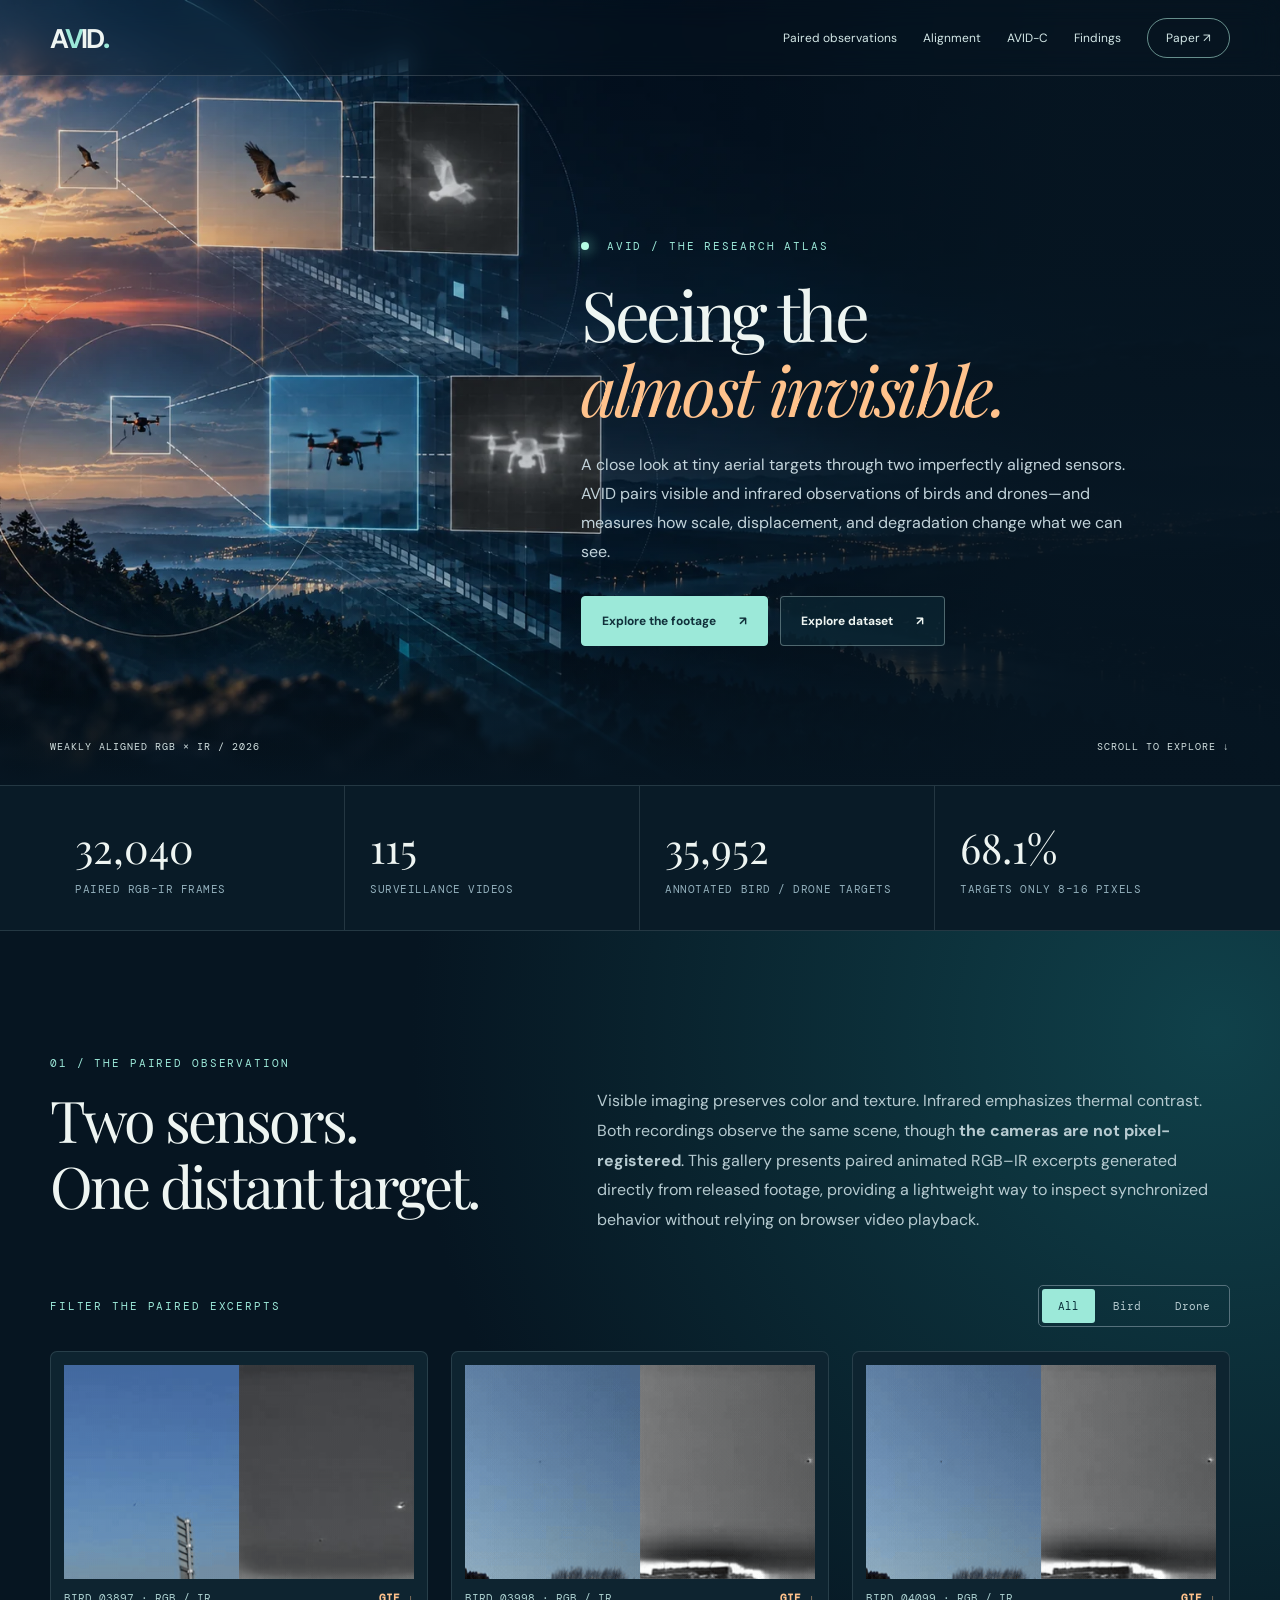
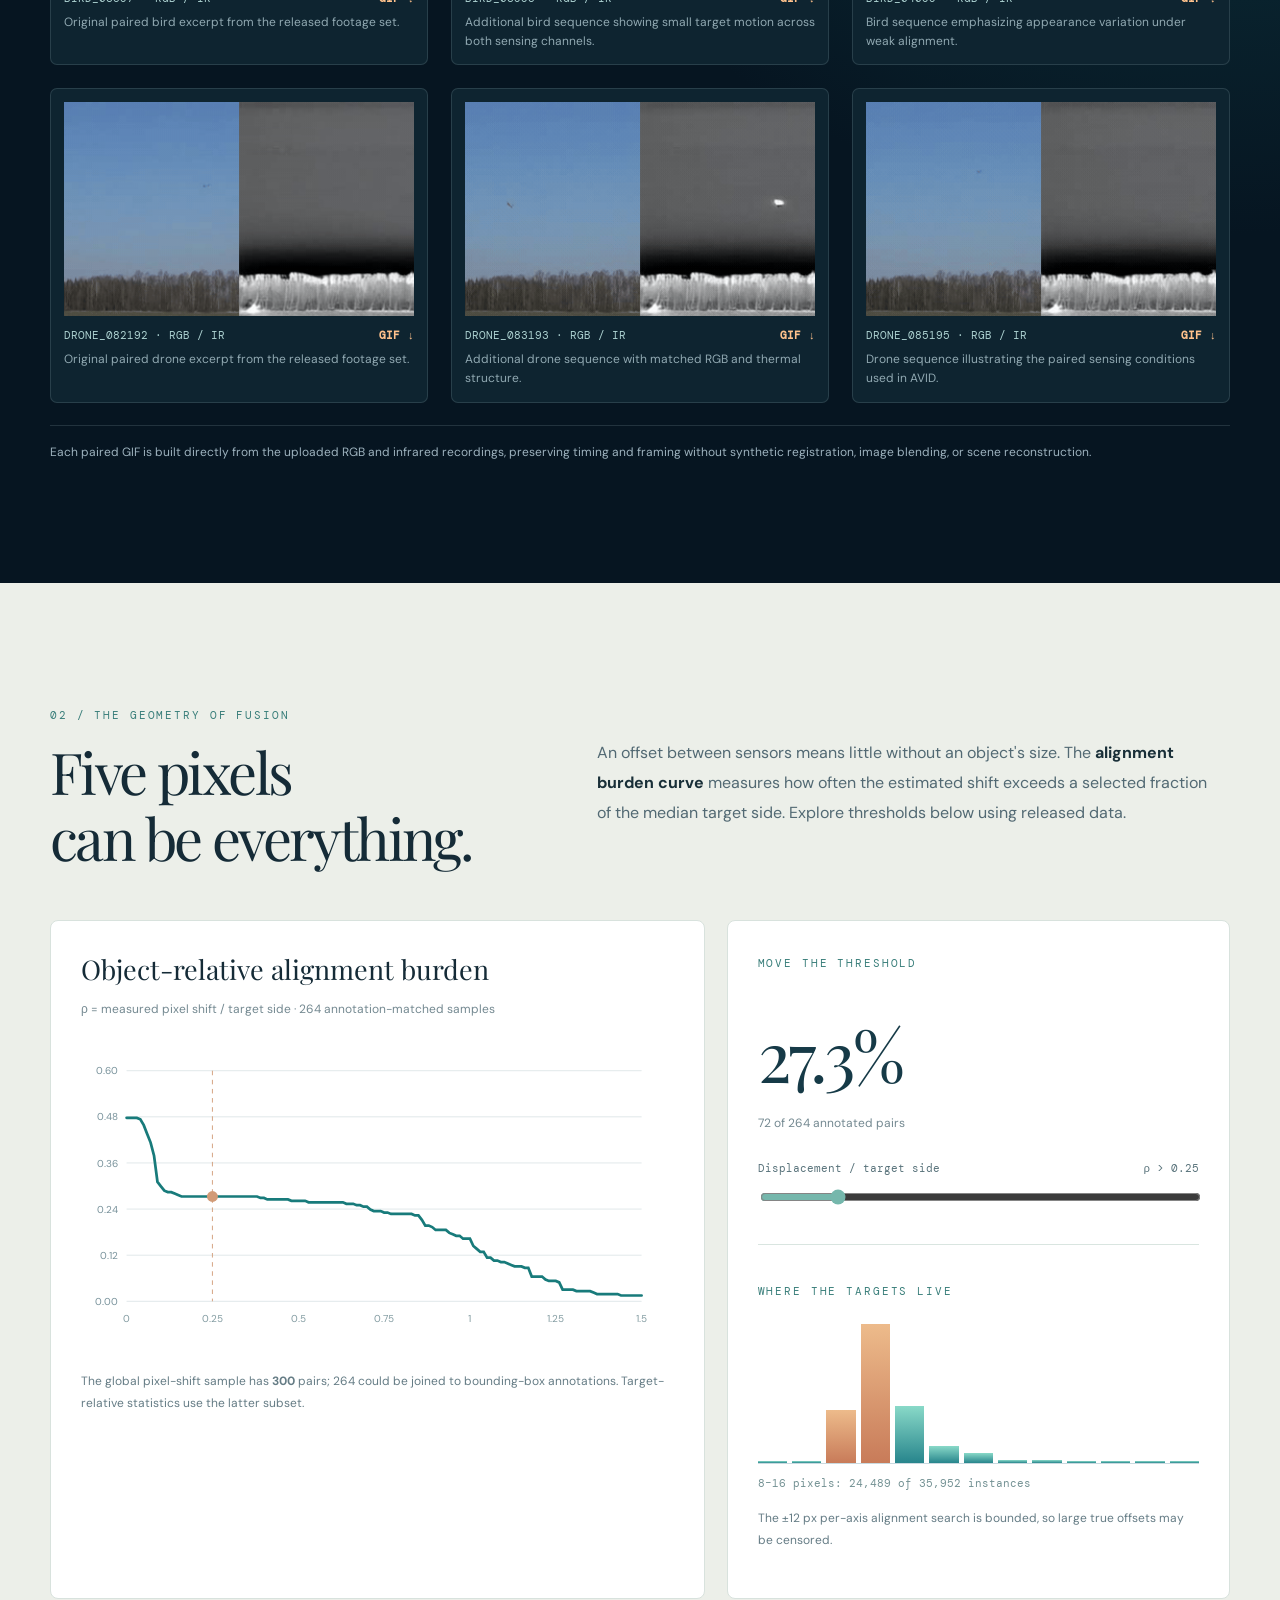
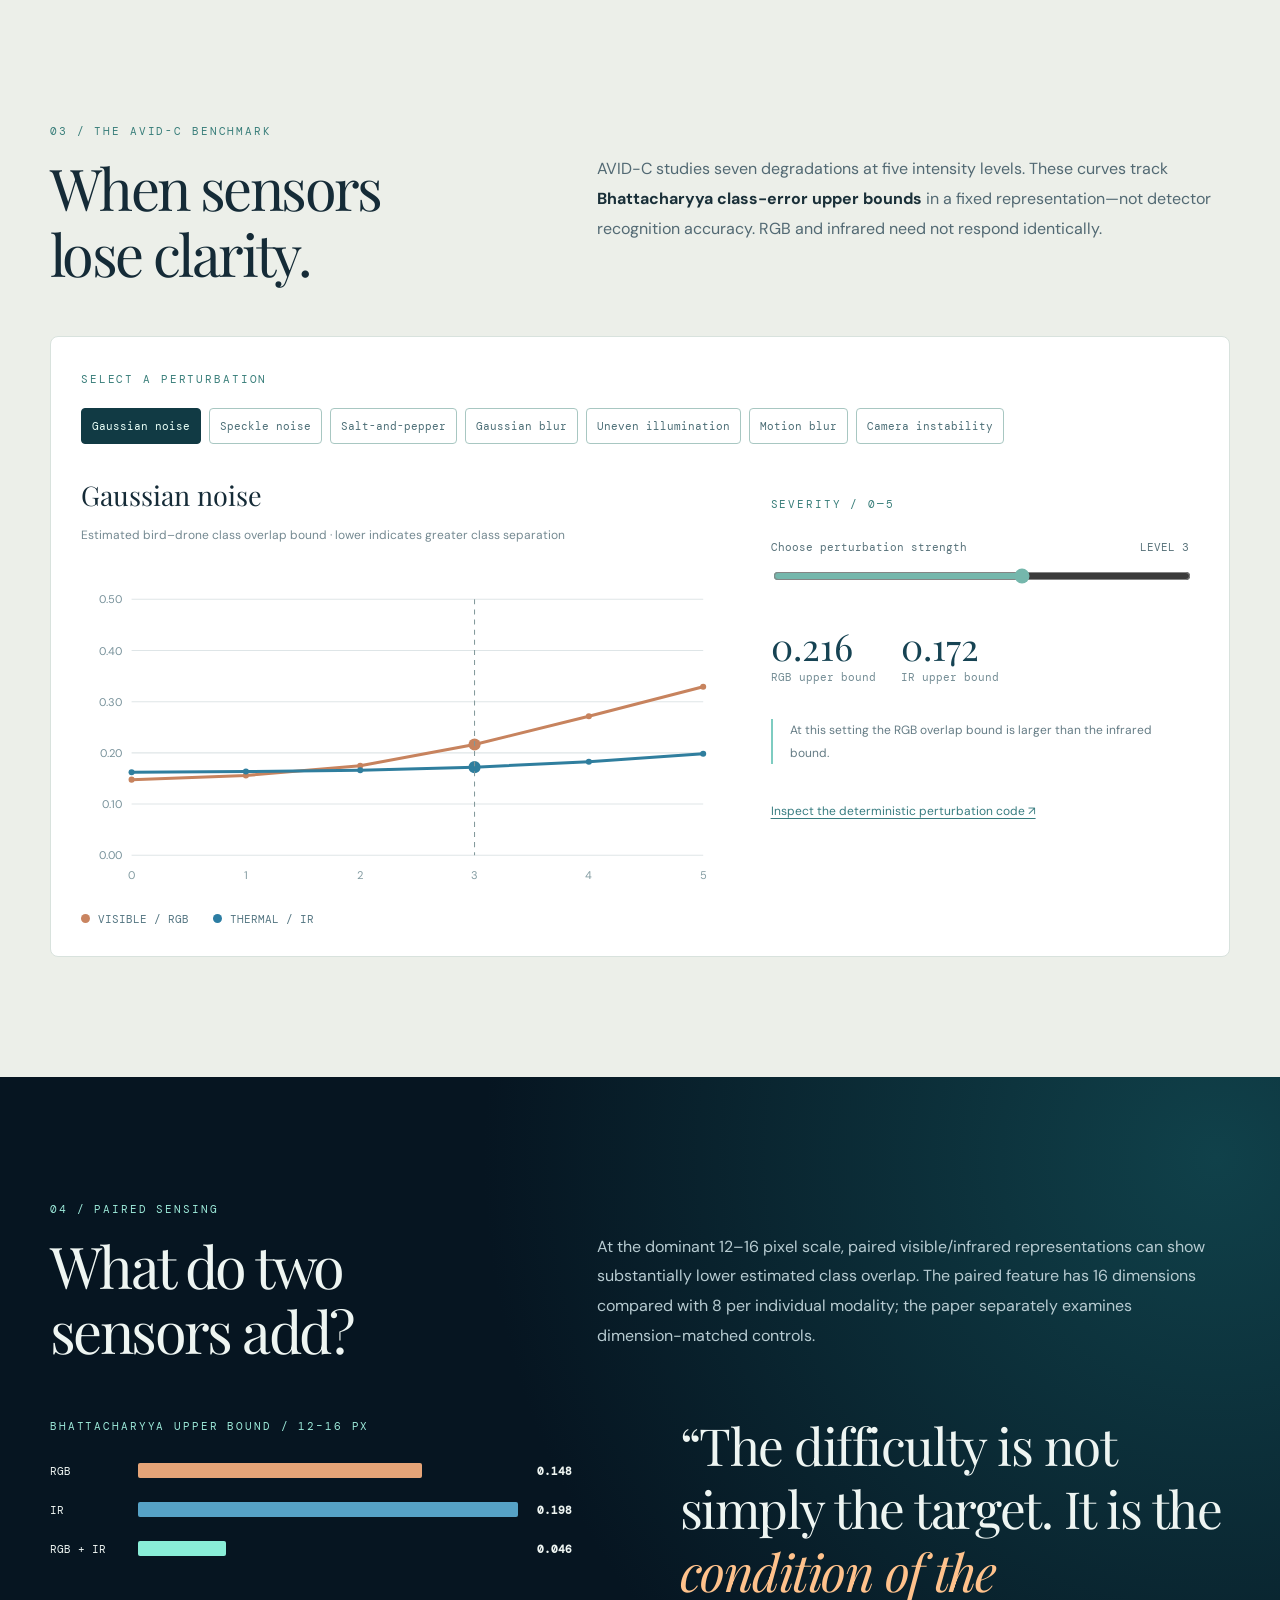
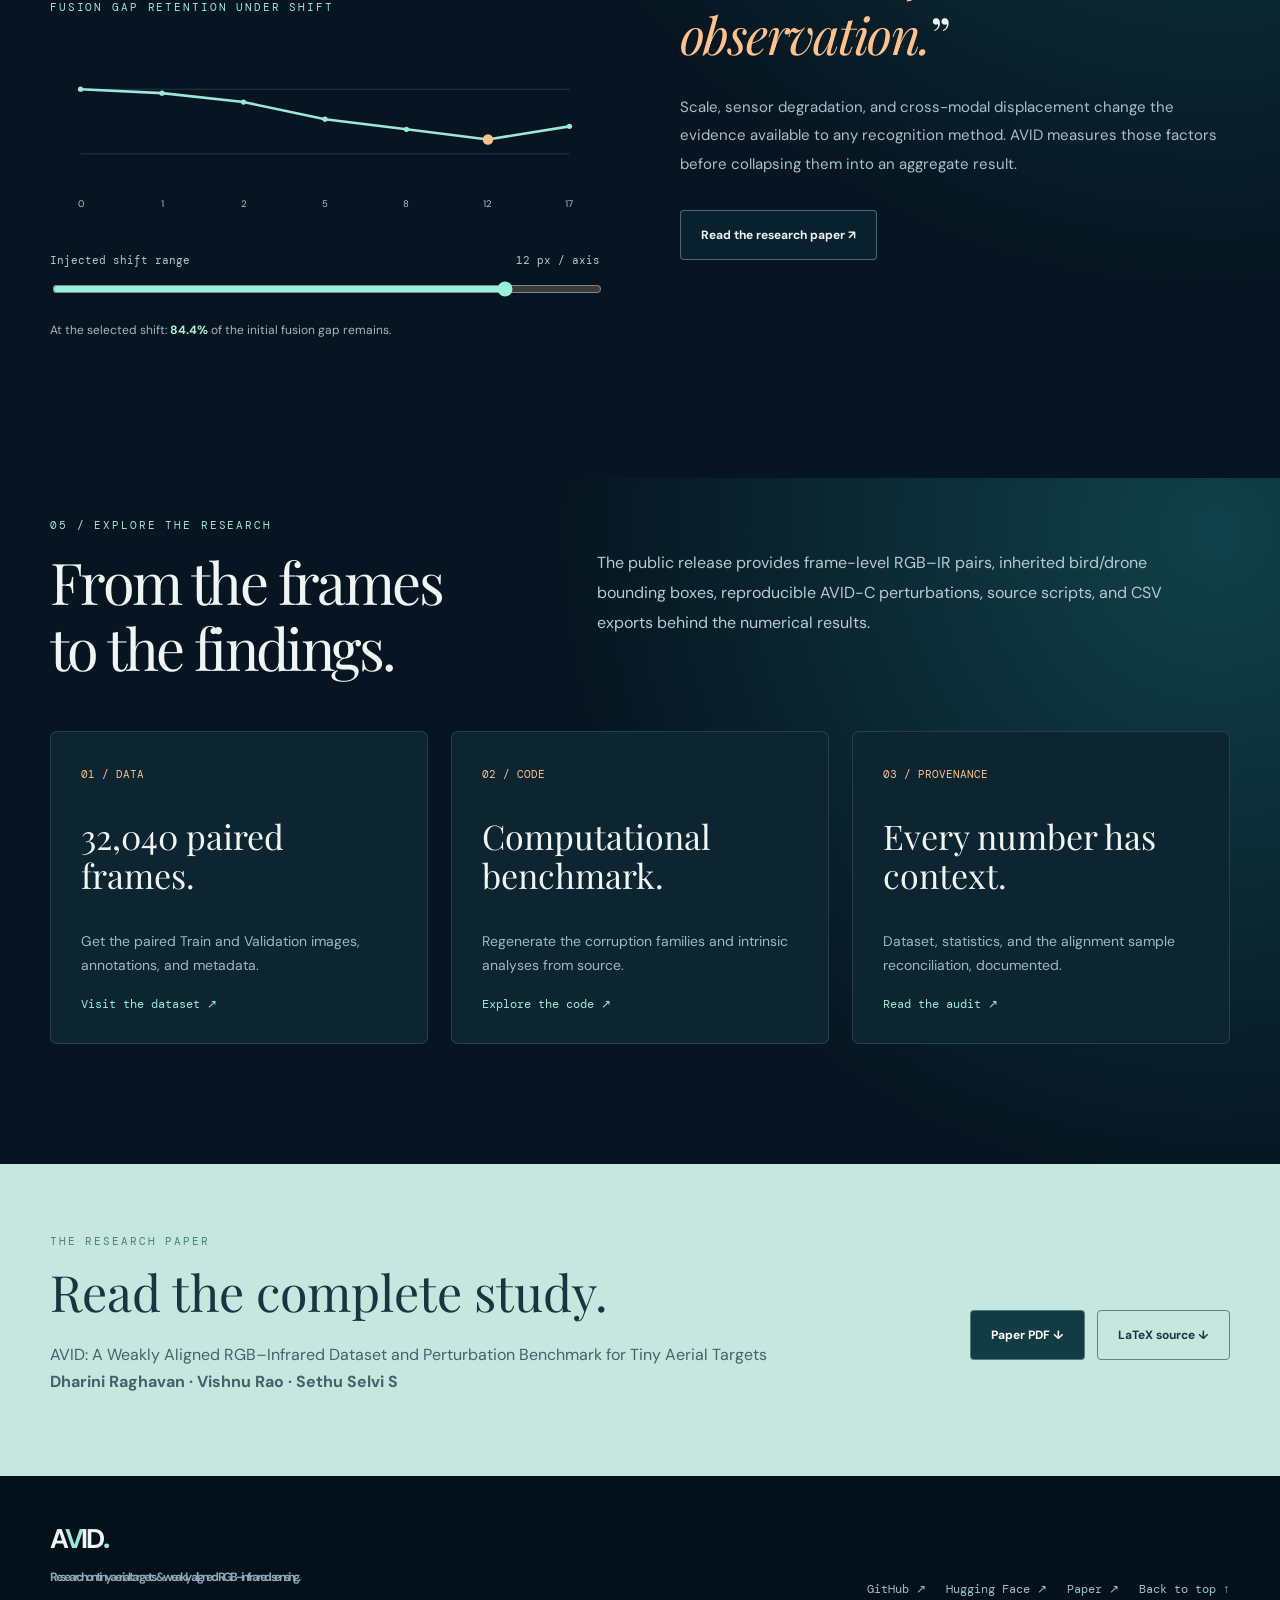
<file: docs/index.html>
<!DOCTYPE html><html lang="en"><head><meta charset="utf-8"><meta name="viewport" content="width=device-width,initial-scale=1"><meta name="description" content="AVID: a paired RGB–infrared dataset and perturbation benchmark for tiny aerial targets. Explore corresponding bird and drone recordings, misalignment and corruption interactively."><meta name="theme-color" content="#061521"><title>AVID | Seeing the almost invisible</title><link rel="stylesheet" href="assets/site.css"></head><body>
<header class="nav"><div class="frame nav-bar"><a class="brand" href="#home">A<span>V</span>ID<span class="dot">.</span></a><nav><a href="#samples">Paired observations</a><a href="#alignment">Alignment</a><a href="#corruption">AVID-C</a><a href="#findings">Findings</a><a class="outline" href="paper.pdf">Paper ↗</a></nav></div></header>
<main><section id="home" class="hero"><div class="hero-picture"></div><div class="frame hero-layout"><div class="hero-content"><div class="tag"><span class="glowdot"></span> AVID / THE RESEARCH ATLAS</div><h1>Seeing the<br><em>almost invisible.</em></h1><p>A close look at tiny aerial targets through two imperfectly aligned sensors. AVID pairs visible and infrared observations of birds and drones—and measures how scale, displacement, and degradation change what we can see.</p><div class="btns"><a class="btn mint" href="#samples">Explore the footage <b>↗</b></a><a class="btn ghost" href="https://huggingface.co/datasets/Dharini24/AVID" target="_blank" rel="noopener">Explore dataset <b>↗</b></a></div></div></div><div class="frame hero-end"><span>WEAKLY ALIGNED RGB × IR / 2026</span><span>SCROLL TO EXPLORE ↓</span></div></section>
<div class="metrics"><div class="frame metric-grid"><div><strong>32,040</strong><span>Paired RGB–IR frames</span></div><div><strong>115</strong><span>Surveillance videos</span></div><div><strong>35,952</strong><span>Annotated bird / drone targets</span></div><div><strong>68.1%</strong><span>Targets only 8–16 pixels</span></div></div></div>
<section class="section navy" id="samples"><div class="frame"><div class="intro"><div><span class="overline">01 / THE PAIRED OBSERVATION</span><h2>Two sensors.<br>One distant target.</h2></div><p>Visible imaging preserves color and texture. Infrared emphasizes thermal contrast. Both recordings observe the same scene, though <strong>the cameras are not pixel-registered</strong>. This gallery presents paired animated RGB–IR excerpts generated directly from released footage, providing a lightweight way to inspect synchronized behavior without relying on browser video playback.</p></div>
<div class="gif-toolbar"><span class="overline">FILTER THE PAIRED EXCERPTS</span><div class="segmented" aria-label="Subject filter"><button type="button" data-gif-filter="all" aria-pressed="true">All</button><button type="button" data-gif-filter="bird" aria-pressed="false">Bird</button><button type="button" data-gif-filter="drone" aria-pressed="false">Drone</button></div></div>
<div class="gifs" id="gif-gallery">
<a href="media/BIRD_03897_RGB_IR.gif" download class="gif-card" data-kind="bird"><img src="media/BIRD_03897_RGB_IR.gif" loading="lazy" alt="Looping paired visible and infrared frames of bird sequence BIRD_03897"><span>BIRD_03897 · RGB / IR <b>GIF ↓</b></span><small>Original paired bird excerpt from the released footage set.</small></a>
<a href="media/BIRD_03998_RGB_IR.gif" download class="gif-card" data-kind="bird"><img src="media/BIRD_03998_RGB_IR.gif" loading="lazy" alt="Looping paired visible and infrared frames of bird sequence BIRD_03998"><span>BIRD_03998 · RGB / IR <b>GIF ↓</b></span><small>Additional bird sequence showing small target motion across both sensing channels.</small></a>
<a href="media/BIRD_04099_RGB_IR.gif" download class="gif-card" data-kind="bird"><img src="media/BIRD_04099_RGB_IR.gif" loading="lazy" alt="Looping paired visible and infrared frames of bird sequence BIRD_04099"><span>BIRD_04099 · RGB / IR <b>GIF ↓</b></span><small>Bird sequence emphasizing appearance variation under weak alignment.</small></a>
<a href="media/DRONE_082192_RGB_IR.gif" download class="gif-card" data-kind="drone"><img src="media/DRONE_082192_RGB_IR.gif" loading="lazy" alt="Looping paired visible and infrared frames of drone sequence DRONE_082192"><span>DRONE_082192 · RGB / IR <b>GIF ↓</b></span><small>Original paired drone excerpt from the released footage set.</small></a>
<a href="media/DRONE_083193_RGB_IR.gif" download class="gif-card" data-kind="drone"><img src="media/DRONE_083193_RGB_IR.gif" loading="lazy" alt="Looping paired visible and infrared frames of drone sequence DRONE_083193"><span>DRONE_083193 · RGB / IR <b>GIF ↓</b></span><small>Additional drone sequence with matched RGB and thermal structure.</small></a>
<a href="media/DRONE_085195_RGB_IR.gif" download class="gif-card" data-kind="drone"><img src="media/DRONE_085195_RGB_IR.gif" loading="lazy" alt="Looping paired visible and infrared frames of drone sequence DRONE_085195"><span>DRONE_085195 · RGB / IR <b>GIF ↓</b></span><small>Drone sequence illustrating the paired sensing conditions used in AVID.</small></a>
</div><p class="samples-note">Each paired GIF is built directly from the uploaded RGB and infrared recordings, preserving timing and framing without synthetic registration, image blending, or scene reconstruction.</p></div></section>
<section class="section ivory" id="alignment"><div class="frame"><div class="intro"><div><span class="overline">02 / THE GEOMETRY OF FUSION</span><h2>Five pixels<br>can be everything.</h2></div><p>An offset between sensors means little without an object's size. The <strong>alignment burden curve</strong> measures how often the estimated shift exceeds a selected fraction of the median target side. Explore thresholds below using released data.</p></div><div class="analysis-grid"><div class="paper-card"><h3>Object-relative alignment burden</h3><p class="hint">ρ = measured pixel shift / target side · 264 annotation-matched samples</p><svg id="rho-plot" viewBox="0 0 650 330" aria-label="Interactive alignment burden curve" role="img"></svg><p class="footnote">The global pixel-shift sample has <strong>300</strong> pairs; 264 could be joined to bounding-box annotations. Target-relative statistics use the latter subset.</p></div><div class="paper-card"><span class="overline">MOVE THE THRESHOLD</span><div class="mega" id="burden">27.3%</div><p id="burden-count" class="hint">72 of 264 annotated pairs</p><label class="sliderlabel" for="rho-slider">Displacement / target side <output id="rho-label">ρ &gt; 0.25</output></label><input id="rho-slider" type="range" min="0" max="1.5" step="0.01" value="0.25"><hr><span class="overline">WHERE THE TARGETS LIVE</span><div id="histogram" class="histogram" aria-label="Animated object-size distribution"></div><div class="hist-caption">8–16 pixels: 24,489 of 35,952 instances</div><p class="footnote">The ±12 px per-axis alignment search is bounded, so large true offsets may be censored.</p></div></div></div></section>
<section class="section ivory pad-top-0" id="corruption"><div class="frame"><div class="intro"><div><span class="overline">03 / THE AVID-C BENCHMARK</span><h2>When sensors<br>lose clarity.</h2></div><p>AVID-C studies seven degradations at five intensity levels. These curves track <strong>Bhattacharyya class-error upper bounds</strong> in a fixed representation—not detector recognition accuracy. RGB and infrared need not respond identically.</p></div><div class="paper-card"><span class="overline">SELECT A PERTURBATION</span><div id="families" class="chips"></div><div class="analysis-grid inner"><div><h3 id="corrupt-name">Gaussian noise</h3><p class="hint">Estimated bird–drone class overlap bound · lower indicates greater class separation</p><svg id="corrupt-plot" viewBox="0 0 650 330" role="img" aria-label="Interactive corruption response plot"></svg><div class="legend"><span class="rgb-legend">VISIBLE / RGB</span><span class="ir-legend">THERMAL / IR</span></div></div><div class="control"><span class="overline">SEVERITY / 0—5</span><label class="sliderlabel" for="severity">Choose perturbation strength <output id="severity-label">LEVEL 3</output></label><input type="range" min="0" max="5" step="1" value="3" id="severity"><div class="bound-values"><div><strong id="rgb-bound">0.000</strong><span>RGB upper bound</span></div><div><strong id="ir-bound">0.000</strong><span>IR upper bound</span></div></div><p class="footnote" id="comparison">Different sensing channels respond differently to the same corruption.</p><a class="text-link" href="https://github.com/rdharini2001/ICIP_2025_Data_Release/tree/claude/rgb-ir-drone-dataset-ppc03f/dataset_tools/corruptions" target="_blank" rel="noopener">Inspect the deterministic perturbation code ↗</a></div></div></div></div></section>
<section id="findings" class="section navy"><div class="frame"><div class="intro"><div><span class="overline">04 / PAIRED SENSING</span><h2>What do two<br>sensors add?</h2></div><p>At the dominant 12–16 pixel scale, paired visible/infrared representations can show substantially lower estimated class overlap. The paired feature has 16 dimensions compared with 8 per individual modality; the paper separately examines dimension-matched controls.</p></div><div class="finding-grid"><div class="block"><span class="overline">BHATTACHARYYA UPPER BOUND / 12–16 PX</span><div class="bars"><div><span>RGB</span><i style="--w:74%;background:#e5a478"></i><b>0.148</b></div><div><span>IR</span><i style="--w:99%;background:#56a2c6"></i><b>0.198</b></div><div><span>RGB + IR</span><i style="--w:23%;background:#89edd7"></i><b>0.046</b></div></div><span class="overline" style="display:block;margin-top:44px">FUSION GAP RETENTION UNDER SHIFT</span><svg id="fusion-plot" viewBox="0 0 630 220" role="img" aria-label="Interactive fusion-gap retention plot"></svg><label class="sliderlabel" for="fusion-slider">Injected shift range <output id="fusion-label">12 px / axis</output></label><input type="range" min="0" max="6" step="1" value="5" id="fusion-slider"><p class="footnote">At the selected shift: <strong id="fusion-value">84.4%</strong> of the initial fusion gap remains.</p></div><div class="block quote"><p>“The difficulty is not simply the target. It is the <em>condition of the observation.</em>”</p><span>Scale, sensor degradation, and cross-modal displacement change the evidence available to any recognition method. AVID measures those factors before collapsing them into an aggregate result.</span><a class="btn ghost" href="paper.pdf">Read the research paper ↗</a></div></div></div></section>
<section class="section navy resources"><div class="frame"><div class="intro"><div><span class="overline">05 / EXPLORE THE RESEARCH</span><h2>From the frames<br>to the findings.</h2></div><p>The public release provides frame-level RGB–IR pairs, inherited bird/drone bounding boxes, reproducible AVID-C perturbations, source scripts, and CSV exports behind the numerical results.</p></div><div class="resource-grid"><a href="https://huggingface.co/datasets/Dharini24/AVID" target="_blank" rel="noopener"><span>01 / DATA</span><h3>32,040 paired frames.</h3><p>Get the paired Train and Validation images, annotations, and metadata.</p><b>Visit the dataset ↗</b></a><a href="https://github.com/rdharini2001/ICIP_2025_Data_Release" target="_blank" rel="noopener"><span>02 / CODE</span><h3>Computational benchmark.</h3><p>Regenerate the corruption families and intrinsic analyses from source.</p><b>Explore the code ↗</b></a><a href="METRIC_PROVENANCE.md"><span>03 / PROVENANCE</span><h3>Every number has context.</h3><p>Dataset, statistics, and the alignment sample reconciliation, documented.</p><b>Read the audit ↗</b></a></div></div></section>
<section id="paper" class="paper-band"><div class="frame paper-band-inner"><div><span class="overline">THE RESEARCH PAPER</span><h2>Read the complete study.</h2><p>AVID: A Weakly Aligned RGB–Infrared Dataset and Perturbation Benchmark for Tiny Aerial Targets<br><strong>Dharini Raghavan · Vishnu Rao · Sethu Selvi S</strong></p></div><div class="btns"><a class="btn dark" href="paper.pdf" download>Paper PDF ↓</a><a class="btn light" href="paper.tex" download>LaTeX source ↓</a></div></div></section></main>
<footer><div class="frame footer-inner"><div class="brand">A<span>V</span>ID<span class="dot">.</span><p>Research on tiny aerial targets & weakly aligned RGB–infrared sensing.</p></div><div><a href="https://github.com/rdharini2001/ICIP_2025_Data_Release">GitHub ↗</a><a href="https://huggingface.co/datasets/Dharini24/AVID">Hugging Face ↗</a><a href="paper.pdf">Paper ↗</a><a href="#home">Back to top ↑</a></div></div></footer>
<script src="assets/data.js"></script><script src="assets/site.js"></script></body></html>
</file>
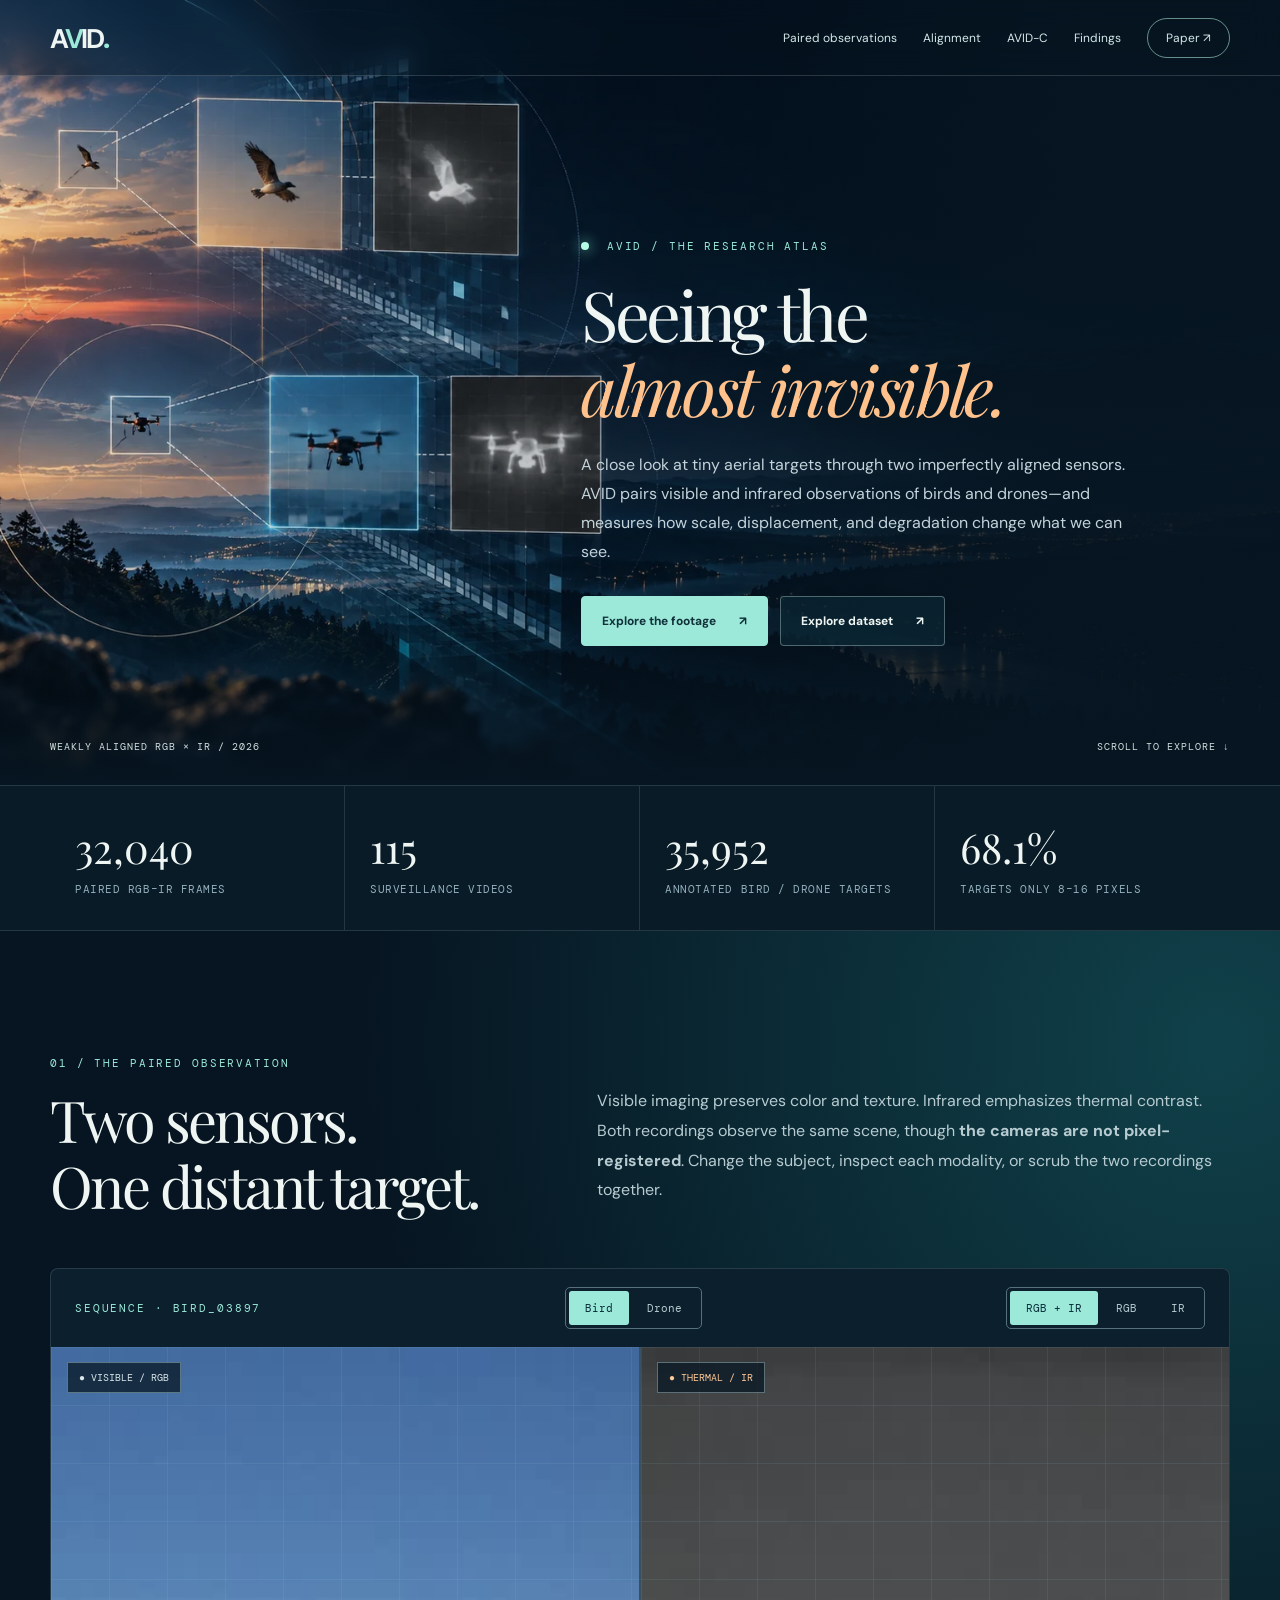
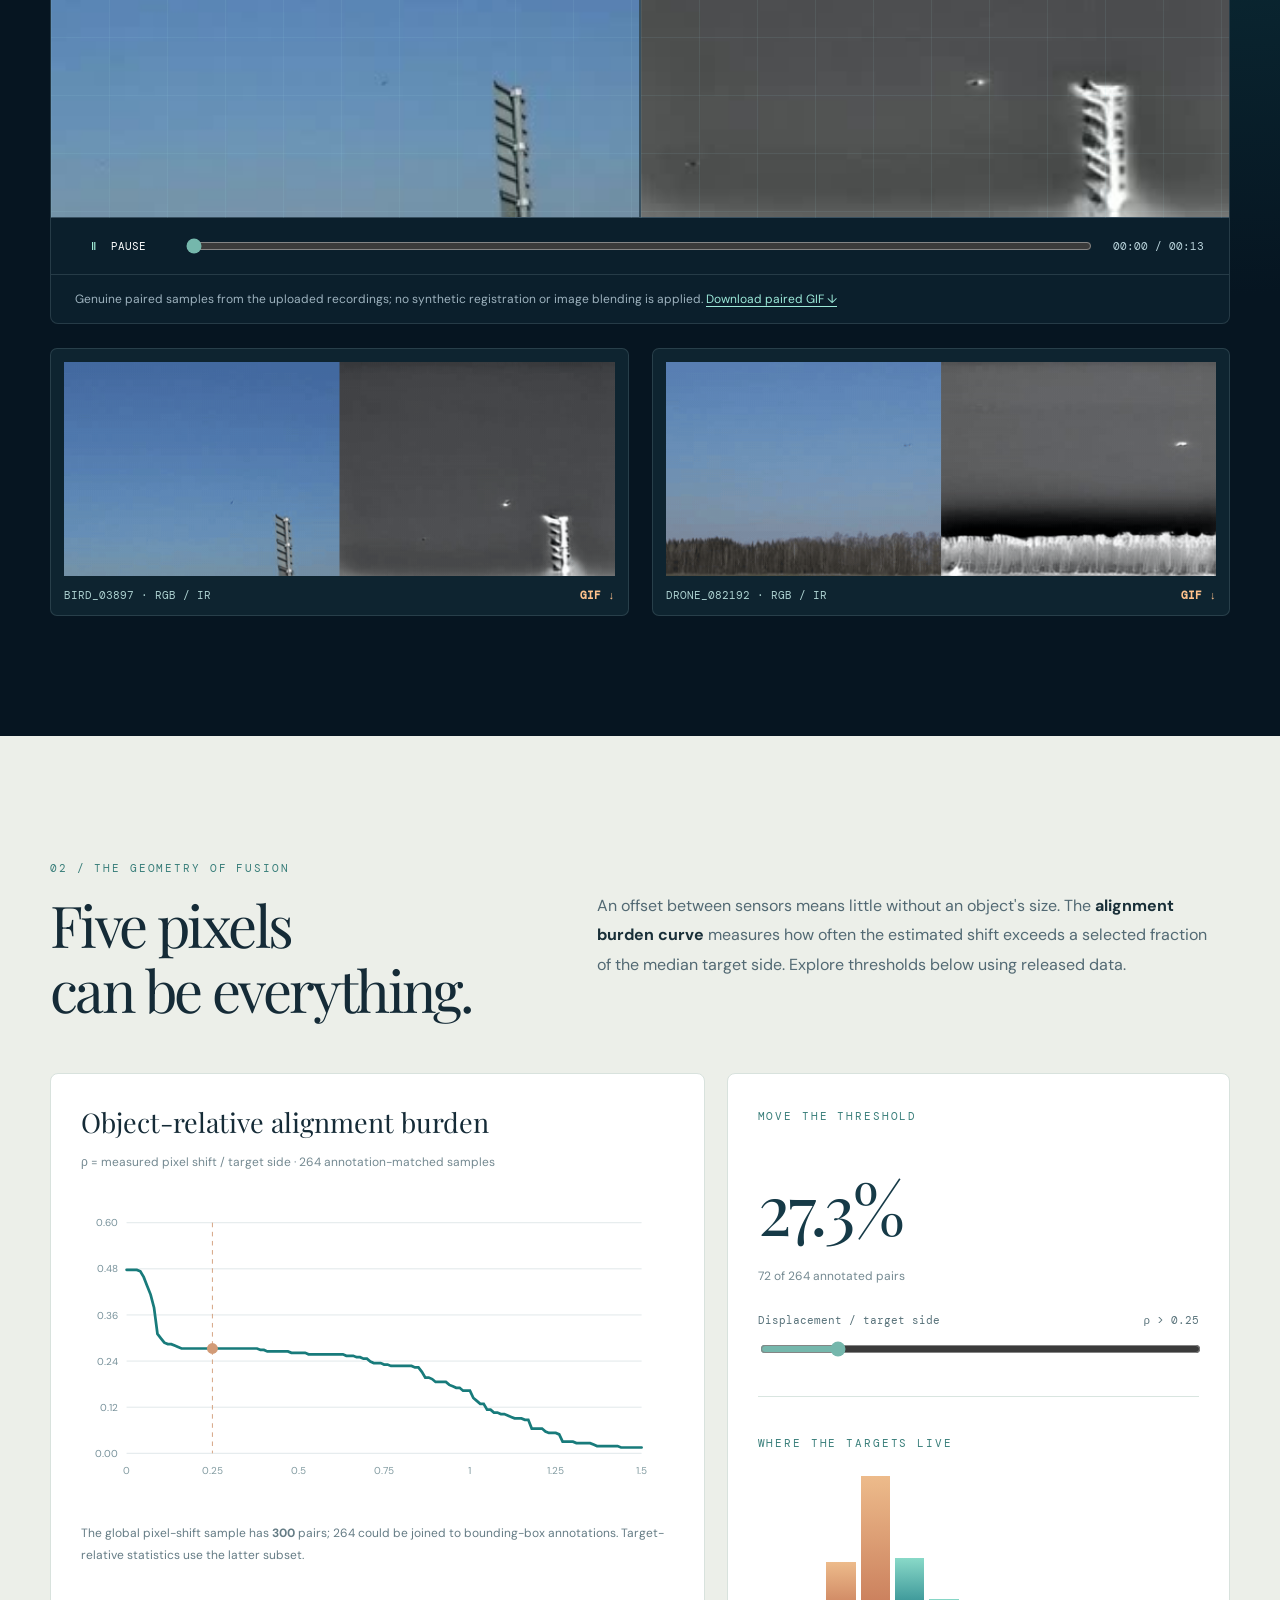
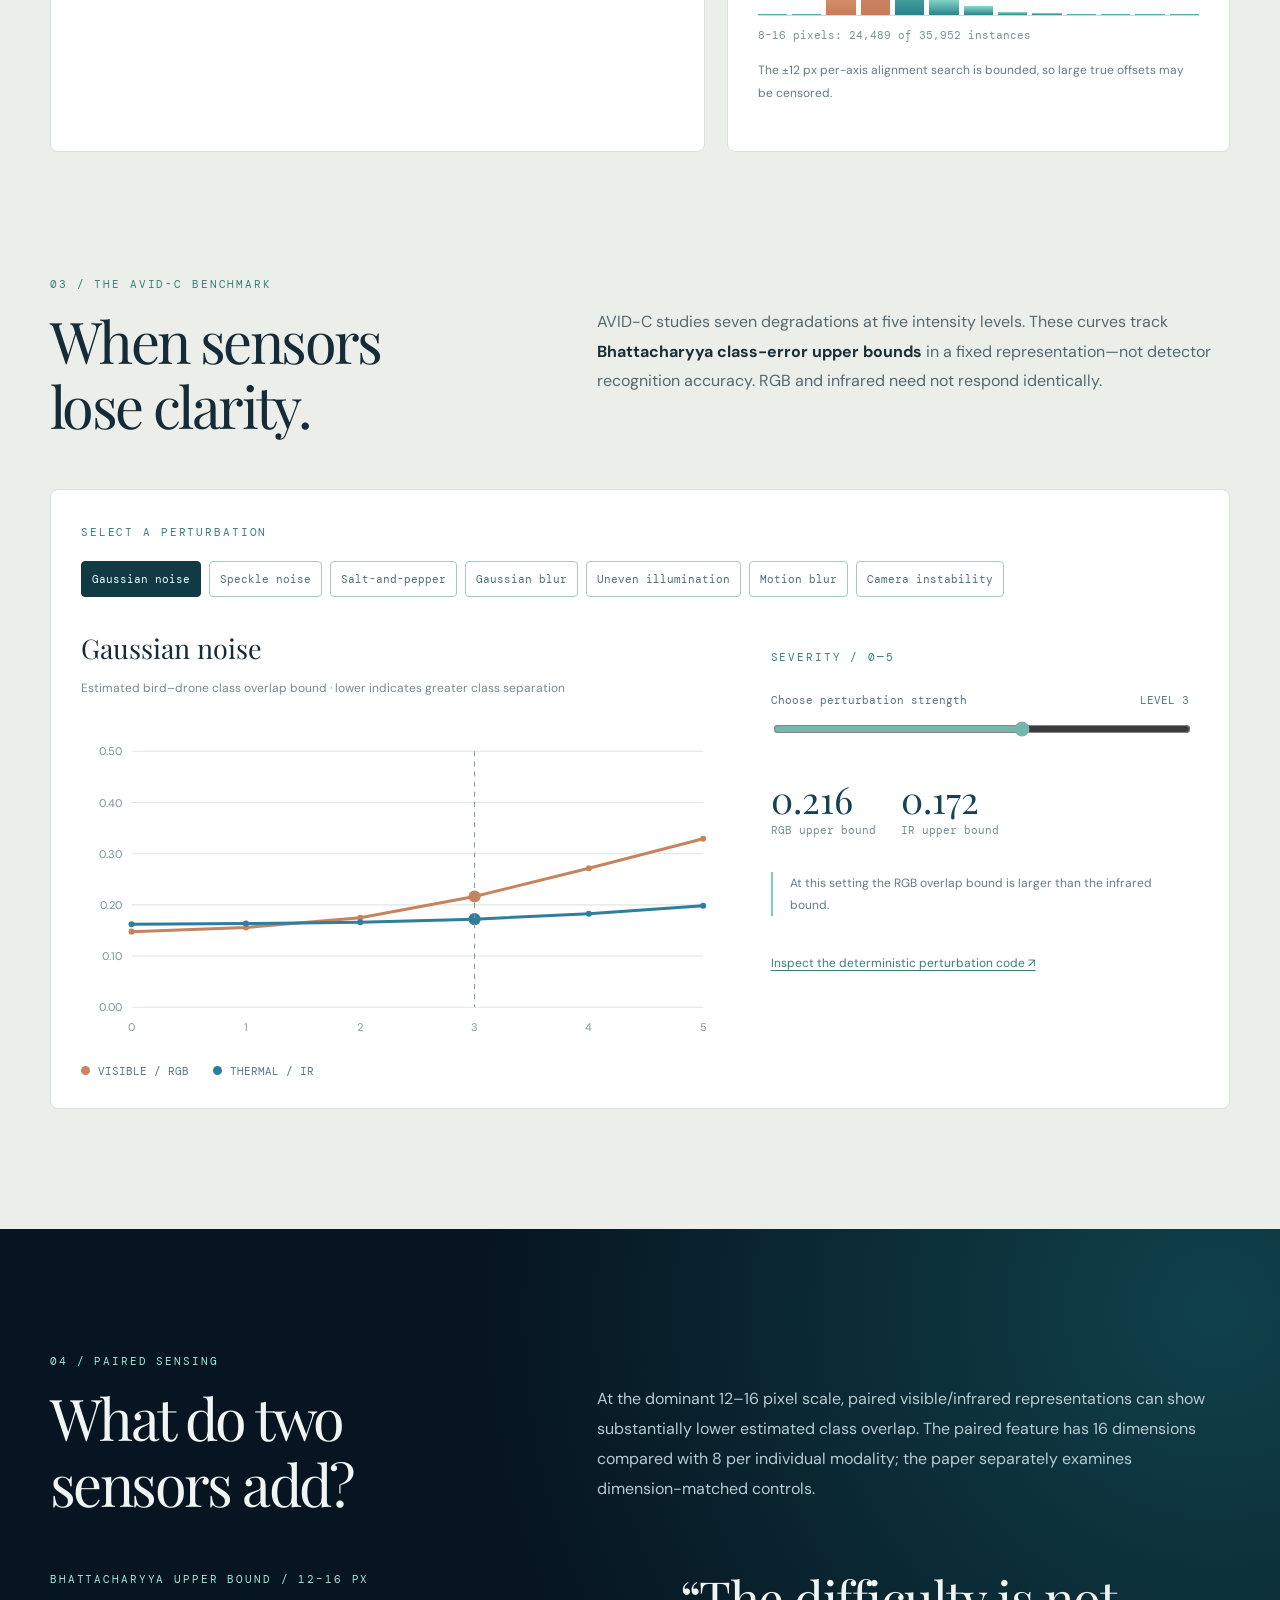
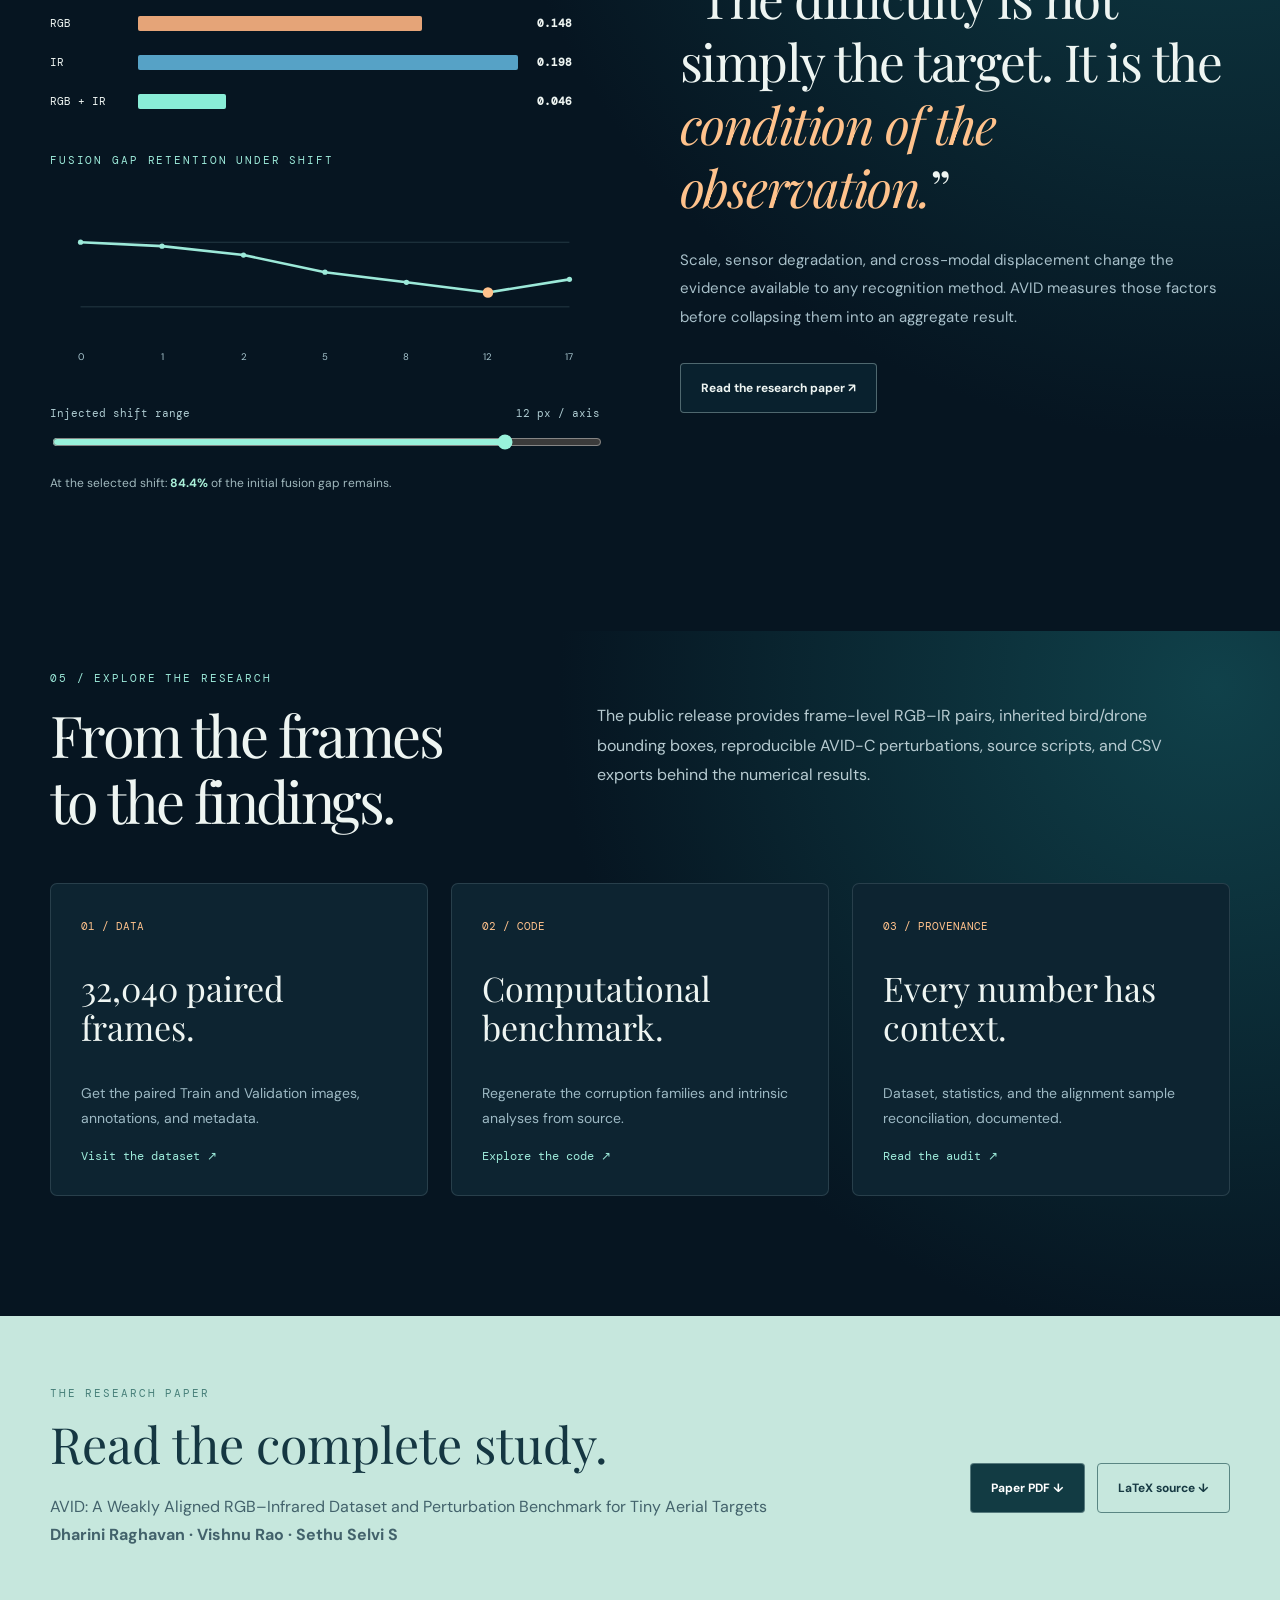
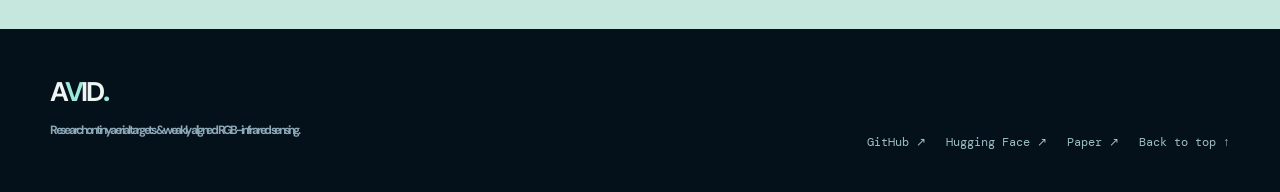
<file: website/index.html>
<!DOCTYPE html><html lang="en"><head><meta charset="utf-8"><meta name="viewport" content="width=device-width,initial-scale=1"><meta name="description" content="AVID: a paired RGB–infrared dataset and perturbation benchmark for tiny aerial targets. Explore corresponding bird and drone recordings, misalignment and corruption interactively."><meta name="theme-color" content="#061521"><title>AVID | Seeing the almost invisible</title><link rel="stylesheet" href="assets/site.css"></head><body>
<header class="nav"><div class="frame nav-bar"><a class="brand" href="#home">A<span>V</span>ID<span class="dot">.</span></a><nav><a href="#samples">Paired observations</a><a href="#alignment">Alignment</a><a href="#corruption">AVID-C</a><a href="#findings">Findings</a><a class="outline" href="paper.pdf">Paper ↗</a></nav></div></header>
<main><section id="home" class="hero"><div class="hero-picture"></div><div class="frame hero-layout"><div class="hero-content"><div class="tag"><span class="glowdot"></span> AVID / THE RESEARCH ATLAS</div><h1>Seeing the<br><em>almost invisible.</em></h1><p>A close look at tiny aerial targets through two imperfectly aligned sensors. AVID pairs visible and infrared observations of birds and drones—and measures how scale, displacement, and degradation change what we can see.</p><div class="btns"><a class="btn mint" href="#samples">Explore the footage <b>↗</b></a><a class="btn ghost" href="https://huggingface.co/datasets/Dharini24/AVID" target="_blank" rel="noopener">Explore dataset <b>↗</b></a></div></div></div><div class="frame hero-end"><span>WEAKLY ALIGNED RGB × IR / 2026</span><span>SCROLL TO EXPLORE ↓</span></div></section>
<div class="metrics"><div class="frame metric-grid"><div><strong>32,040</strong><span>Paired RGB–IR frames</span></div><div><strong>115</strong><span>Surveillance videos</span></div><div><strong>35,952</strong><span>Annotated bird / drone targets</span></div><div><strong>68.1%</strong><span>Targets only 8–16 pixels</span></div></div></div>
<section class="section navy" id="samples"><div class="frame"><div class="intro"><div><span class="overline">01 / THE PAIRED OBSERVATION</span><h2>Two sensors.<br>One distant target.</h2></div><p>Visible imaging preserves color and texture. Infrared emphasizes thermal contrast. Both recordings observe the same scene, though <strong>the cameras are not pixel-registered</strong>. Change the subject, inspect each modality, or scrub the two recordings together.</p></div>
<div class="viewer"><div class="viewer-bar"><span class="overline" id="sequence">SEQUENCE · BIRD_03897</span><div class="segmented" aria-label="Subject"><button type="button" data-scene="bird" aria-pressed="true">Bird</button><button type="button" data-scene="drone" aria-pressed="false">Drone</button></div><div class="segmented" aria-label="View selection"><button type="button" data-view="both" aria-pressed="true">RGB + IR</button><button type="button" data-view="rgb" aria-pressed="false">RGB</button><button type="button" data-view="ir" aria-pressed="false">IR</button></div></div><div class="cameras" id="cameras"><div class="camera rgb"><span>● VISIBLE / RGB</span><video id="rgb" poster="media/BIRD_03897.jpg" muted autoplay loop playsinline preload="metadata"><source src="media/BIRD_03897.mp4" type="video/mp4"></video></div><div class="camera ir"><span>● THERMAL / IR</span><video id="ir" poster="media/IR_BIRD_03897.jpg" muted autoplay loop playsinline preload="metadata"><source src="media/IR_BIRD_03897.mp4" type="video/mp4"></video></div></div><div class="transport"><button type="button" id="play" aria-label="Pause videos">Ⅱ <span>PAUSE</span></button><input id="scrub" type="range" min="0" max="1000" value="0" aria-label="Scrub both synchronized videos"><output id="timer">00:00 / 00:13</output></div><p class="viewer-caption">Genuine paired samples from the uploaded recordings; no synthetic registration or image blending is applied. <a id="download-gif" download href="media/BIRD_RGB_IR.gif">Download paired GIF ↓</a></p></div>
<div class="gifs"><a href="media/BIRD_RGB_IR.gif" download class="gif-card"><img src="media/BIRD_RGB_IR.gif" loading="lazy" alt="Looping paired visible and infrared frames of a bird"><span>BIRD_03897 · RGB / IR <b>GIF ↓</b></span></a><a href="media/DRONE_RGB_IR.gif" download class="gif-card"><img src="media/DRONE_RGB_IR.gif" loading="lazy" alt="Looping paired visible and infrared frames of a drone"><span>DRONE_082192 · RGB / IR <b>GIF ↓</b></span></a></div></div></section>
<section class="section ivory" id="alignment"><div class="frame"><div class="intro"><div><span class="overline">02 / THE GEOMETRY OF FUSION</span><h2>Five pixels<br>can be everything.</h2></div><p>An offset between sensors means little without an object's size. The <strong>alignment burden curve</strong> measures how often the estimated shift exceeds a selected fraction of the median target side. Explore thresholds below using released data.</p></div><div class="analysis-grid"><div class="paper-card"><h3>Object-relative alignment burden</h3><p class="hint">ρ = measured pixel shift / target side · 264 annotation-matched samples</p><svg id="rho-plot" viewBox="0 0 650 330" aria-label="Interactive alignment burden curve" role="img"></svg><p class="footnote">The global pixel-shift sample has <strong>300</strong> pairs; 264 could be joined to bounding-box annotations. Target-relative statistics use the latter subset.</p></div><div class="paper-card"><span class="overline">MOVE THE THRESHOLD</span><div class="mega" id="burden">27.3%</div><p id="burden-count" class="hint">72 of 264 annotated pairs</p><label class="sliderlabel" for="rho-slider">Displacement / target side <output id="rho-label">ρ &gt; 0.25</output></label><input id="rho-slider" type="range" min="0" max="1.5" step="0.01" value="0.25"><hr><span class="overline">WHERE THE TARGETS LIVE</span><div id="histogram" class="histogram" aria-label="Animated object-size distribution"></div><div class="hist-caption">8–16 pixels: 24,489 of 35,952 instances</div><p class="footnote">The ±12 px per-axis alignment search is bounded, so large true offsets may be censored.</p></div></div></div></section>
<section class="section ivory pad-top-0" id="corruption"><div class="frame"><div class="intro"><div><span class="overline">03 / THE AVID-C BENCHMARK</span><h2>When sensors<br>lose clarity.</h2></div><p>AVID-C studies seven degradations at five intensity levels. These curves track <strong>Bhattacharyya class-error upper bounds</strong> in a fixed representation—not detector recognition accuracy. RGB and infrared need not respond identically.</p></div><div class="paper-card"><span class="overline">SELECT A PERTURBATION</span><div id="families" class="chips"></div><div class="analysis-grid inner"><div><h3 id="corrupt-name">Gaussian noise</h3><p class="hint">Estimated bird–drone class overlap bound · lower indicates greater class separation</p><svg id="corrupt-plot" viewBox="0 0 650 330" role="img" aria-label="Interactive corruption response plot"></svg><div class="legend"><span class="rgb-legend">VISIBLE / RGB</span><span class="ir-legend">THERMAL / IR</span></div></div><div class="control"><span class="overline">SEVERITY / 0—5</span><label class="sliderlabel" for="severity">Choose perturbation strength <output id="severity-label">LEVEL 3</output></label><input type="range" min="0" max="5" step="1" value="3" id="severity"><div class="bound-values"><div><strong id="rgb-bound">0.000</strong><span>RGB upper bound</span></div><div><strong id="ir-bound">0.000</strong><span>IR upper bound</span></div></div><p class="footnote" id="comparison">Different sensing channels respond differently to the same corruption.</p><a class="text-link" href="https://github.com/rdharini2001/ICIP_2025_Data_Release/tree/claude/rgb-ir-drone-dataset-ppc03f/dataset_tools/corruptions" target="_blank" rel="noopener">Inspect the deterministic perturbation code ↗</a></div></div></div></div></section>
<section id="findings" class="section navy"><div class="frame"><div class="intro"><div><span class="overline">04 / PAIRED SENSING</span><h2>What do two<br>sensors add?</h2></div><p>At the dominant 12–16 pixel scale, paired visible/infrared representations can show substantially lower estimated class overlap. The paired feature has 16 dimensions compared with 8 per individual modality; the paper separately examines dimension-matched controls.</p></div><div class="finding-grid"><div class="block"><span class="overline">BHATTACHARYYA UPPER BOUND / 12–16 PX</span><div class="bars"><div><span>RGB</span><i style="--w:74%;background:#e5a478"></i><b>0.148</b></div><div><span>IR</span><i style="--w:99%;background:#56a2c6"></i><b>0.198</b></div><div><span>RGB + IR</span><i style="--w:23%;background:#89edd7"></i><b>0.046</b></div></div><span class="overline" style="display:block;margin-top:44px">FUSION GAP RETENTION UNDER SHIFT</span><svg id="fusion-plot" viewBox="0 0 630 220" role="img" aria-label="Interactive fusion-gap retention plot"></svg><label class="sliderlabel" for="fusion-slider">Injected shift range <output id="fusion-label">12 px / axis</output></label><input type="range" min="0" max="6" step="1" value="5" id="fusion-slider"><p class="footnote">At the selected shift: <strong id="fusion-value">84.4%</strong> of the initial fusion gap remains.</p></div><div class="block quote"><p>“The difficulty is not simply the target. It is the <em>condition of the observation.</em>”</p><span>Scale, sensor degradation, and cross-modal displacement change the evidence available to any recognition method. AVID measures those factors before collapsing them into an aggregate result.</span><a class="btn ghost" href="paper.pdf">Read the research paper ↗</a></div></div></div></section>
<section class="section navy resources"><div class="frame"><div class="intro"><div><span class="overline">05 / EXPLORE THE RESEARCH</span><h2>From the frames<br>to the findings.</h2></div><p>The public release provides frame-level RGB–IR pairs, inherited bird/drone bounding boxes, reproducible AVID-C perturbations, source scripts, and CSV exports behind the numerical results.</p></div><div class="resource-grid"><a href="https://huggingface.co/datasets/Dharini24/AVID" target="_blank" rel="noopener"><span>01 / DATA</span><h3>32,040 paired frames.</h3><p>Get the paired Train and Validation images, annotations, and metadata.</p><b>Visit the dataset ↗</b></a><a href="https://github.com/rdharini2001/ICIP_2025_Data_Release" target="_blank" rel="noopener"><span>02 / CODE</span><h3>Computational benchmark.</h3><p>Regenerate the corruption families and intrinsic analyses from source.</p><b>Explore the code ↗</b></a><a href="METRIC_PROVENANCE.md"><span>03 / PROVENANCE</span><h3>Every number has context.</h3><p>Dataset, statistics, and the alignment sample reconciliation, documented.</p><b>Read the audit ↗</b></a></div></div></section>
<section id="paper" class="paper-band"><div class="frame paper-band-inner"><div><span class="overline">THE RESEARCH PAPER</span><h2>Read the complete study.</h2><p>AVID: A Weakly Aligned RGB–Infrared Dataset and Perturbation Benchmark for Tiny Aerial Targets<br><strong>Dharini Raghavan · Vishnu Rao · Sethu Selvi S</strong></p></div><div class="btns"><a class="btn dark" href="paper.pdf" download>Paper PDF ↓</a><a class="btn light" href="paper.tex" download>LaTeX source ↓</a></div></div></section></main>
<footer><div class="frame footer-inner"><div class="brand">A<span>V</span>ID<span class="dot">.</span><p>Research on tiny aerial targets & weakly aligned RGB–infrared sensing.</p></div><div><a href="https://github.com/rdharini2001/ICIP_2025_Data_Release">GitHub ↗</a><a href="https://huggingface.co/datasets/Dharini24/AVID">Hugging Face ↗</a><a href="paper.pdf">Paper ↗</a><a href="#home">Back to top ↑</a></div></div></footer>
<script src="assets/data.js"></script><script src="assets/site.js"></script></body></html>
</file>
<file: docs/assets/site.css>
@import url('https://fonts.googleapis.com/css2?family=DM+Sans:wght@400;500;600;700&family=DM+Mono:wght@400;500&family=Playfair+Display:wght@400;500;600&display=swap');
:root{--bg:#061521;--panel:#102839;--mint:#9ce9d9;--sun:#ffc28c;--ink:#eef5f2;--muted:#a7bec7;--serif:'Playfair Display',Georgia,serif;--mono:'DM Mono',monospace;--sans:'DM Sans',Arial,sans-serif;--line:#9bb5bc30}*{box-sizing:border-box}html{scroll-behavior:smooth}body{margin:0;background:var(--bg);color:var(--ink);font-family:var(--sans)}a{color:inherit;text-decoration:none}button,input{font:inherit}button{cursor:pointer}.frame{width:min(1310px,calc(100% - 100px));margin:auto}.nav{position:absolute;inset:0 0 auto;z-index:9;background:#06152155;backdrop-filter:blur(14px);border-bottom:1px solid #ffffff26}.nav-bar{height:75px;display:flex;align-items:center;justify-content:space-between}.brand{font-weight:700;font-size:27px;letter-spacing:-.085em}.brand span{color:var(--mint)}.brand .dot{font-size:30px}.nav nav{display:flex;align-items:center;gap:26px;font-size:12px}.nav nav a{color:#d5e9e8}.nav nav a:hover{color:var(--mint)}.nav .outline{border:1px solid #b1ebde91;padding:11px 18px;border-radius:30px}.hero{height:785px;min-height:710px;position:relative;overflow:hidden;background:#061521}.hero-picture{position:absolute;inset:0;background:linear-gradient(90deg,#06152111 0%,#06152144 46%,#061521ed 83%),linear-gradient(0deg,#061521 0%,transparent 26%),url('panorama.webp') center/cover no-repeat;animation:creep 22s ease-in-out infinite alternate}@keyframes creep{to{transform:scale(1.07)}}.hero-layout{height:100%;display:grid;grid-template-columns:45% 55%;position:relative;align-items:center;padding-top:100px}.hero-content{grid-column:2}.tag,.overline{color:var(--mint);font:11px var(--mono);letter-spacing:.17em;text-transform:uppercase}.glowdot{display:inline-block;width:8px;height:8px;background:#b4fde4;border-radius:50%;box-shadow:0 0 14px #80f3d8;margin-right:9px}.hero h1{font:400 clamp(50px,5.4vw,86px)/1.09 var(--serif);letter-spacing:-.048em;margin:23px 0}.hero h1 em{color:var(--sun);font-style:italic}.hero p{font-size:16px;line-height:1.82;color:#c2d3da;max-width:560px}.btns{display:flex;gap:12px;flex-wrap:wrap;margin-top:30px}.btn{border:1px solid #d3efea58;border-radius:4px;padding:16px 20px;display:inline-flex;gap:23px;align-items:center;font-size:12px;font-weight:700;transition:transform .2s}.btn:hover{transform:translateY(-3px)}.btn.mint{background:var(--mint);color:#10303a;border-color:var(--mint)}.btn.ghost{background:#0d2a3899}.hero-end{position:relative;display:flex;justify-content:space-between;margin-top:-45px;font:10px var(--mono);letter-spacing:.1em;color:#d2e0e0}.metrics{background:#091b27;border-top:1px solid var(--line);border-bottom:1px solid var(--line)}.metric-grid{display:grid;grid-template-columns:repeat(4,1fr)}.metric-grid>div{border-right:1px solid var(--line);padding:34px 25px}.metric-grid>div:last-child{border:0}.metric-grid strong{display:block;font:400 41px var(--serif)}.metric-grid span{display:block;font:11px var(--mono);letter-spacing:.05em;color:#93b0bc;margin-top:8px;text-transform:uppercase}.section{padding:120px 0}.navy{background:radial-gradient(circle at 95% 8%,#10414a 0%,#061521 48%)}.ivory{background:#ecefe9;color:#152b37}.intro{display:grid;grid-template-columns:43% 57%;gap:40px;align-items:start;margin-bottom:50px}.intro h2{font:400 clamp(40px,4.5vw,67px)/1.14 var(--serif);letter-spacing:-.045em;margin:15px 0 0}.intro p{font-size:16px;line-height:1.86;color:#b7cbd1;max-width:620px;margin:35px 0 0}.ivory .intro p{color:#526973}.ivory .intro strong{color:#192f38}.ivory .overline{color:#397e7a}.viewer{border:1px solid var(--line);border-radius:8px;overflow:hidden;background:#0b1f2c}.viewer-bar{padding:18px 24px;display:flex;justify-content:space-between;align-items:center;gap:15px;flex-wrap:wrap}.segmented{border:1px solid #56717c;border-radius:5px;display:flex;padding:3px;gap:2px}.segmented button{border:0;border-radius:3px;background:transparent;color:#b6cbd0;padding:10px 16px;font:11px var(--mono)}.segmented button[aria-pressed=true]{background:var(--mint);color:#082c38}.cameras{display:grid;grid-template-columns:1fr 1fr;gap:2px;background:#385060}.cameras.only-rgb,.cameras.only-ir{grid-template-columns:1fr}.cameras.only-rgb .camera.ir,.cameras.only-ir .camera.rgb{display:none}.camera{position:relative;aspect-ratio:5/4;background:#050e16}.camera::after{position:absolute;inset:0;content:'';pointer-events:none;background-image:linear-gradient(#a5e5ea15 1px,transparent 1px),linear-gradient(90deg,#a5e5ea15 1px,transparent 1px);background-size:58px 58px}.camera video{width:100%;height:100%;object-fit:cover;display:block}.camera span{position:absolute;top:15px;left:16px;z-index:2;border:1px solid #c6e9e966;background:#071823be;padding:8px 11px;color:#d9e7eb;font:10px var(--mono)}.camera.ir span{color:#ffca99}.transport{padding:18px 25px;display:grid;grid-template-columns:auto 1fr auto;gap:23px;align-items:center}.transport button{background:none;border:0;color:#aeffe6;font:11px var(--mono);min-width:85px}.transport button span{color:white;margin-left:8px}.transport output{font:11px var(--mono);color:#b9d3db}.transport input,.paper-card input,.block input{width:100%;accent-color:#75b7ac;cursor:pointer}.viewer-caption{border-top:1px solid var(--line);padding:16px 24px;margin:0;color:#9db2be;font-size:12px}.viewer-caption a,.text-link{color:var(--mint);text-decoration:underline;text-underline-offset:3px}.gifs{display:grid;grid-template-columns:1fr 1fr;gap:23px;margin-top:24px}.gif-card{border:1px solid var(--line);padding:13px;border-radius:7px;background:#0e2430}.gif-card img{width:100%;height:214px;object-fit:cover;display:block}.gif-card span{display:flex;justify-content:space-between;font:11px var(--mono);color:#acd1d0;margin-top:12px}.gif-card b{color:var(--sun)}.analysis-grid{display:grid;grid-template-columns:1.3fr 1fr;gap:22px}.paper-card{border:1px solid #d8e2dd;background:white;border-radius:8px;padding:30px}.paper-card h3{font:400 27px var(--serif);margin:0}.hint{font:12px/1.7 var(--sans);color:#748991}.paper-card svg{width:100%;height:auto;margin-top:15px}.footnote{color:#657c85;font-size:12px;line-height:1.85;margin:17px 0}.mega{font:400 70px var(--serif);letter-spacing:-.05em;margin-top:35px;color:#163a47}.sliderlabel{display:flex;justify-content:space-between;gap:14px;color:#59737b;font:11px var(--mono);margin:27px 0 12px}.paper-card hr{border:0;height:1px;background:#d9e5e0;margin:34px 0}.histogram{height:140px;display:flex;align-items:end;gap:5px;border-bottom:1px solid #cadae0;margin-top:24px}.histogram i{display:block;background:linear-gradient(#89d9c8,#27858c);flex:1;min-height:1px}.histogram i.peak{background:linear-gradient(#edbb8b,#c87b59)}.hist-caption{font:11px var(--mono);color:#749294;margin-top:12px}.pad-top-0{padding-top:0}.chips{display:flex;flex-wrap:wrap;gap:8px;margin:20px 0 33px}.chips button{background:none;color:#4d6f77;border:1px solid #a8c7c2;border-radius:4px;font:11px var(--mono);padding:10px}.chips button[aria-pressed=true]{background:#113a44;color:#e9fff8;border-color:#113a44}.analysis-grid.inner{grid-template-columns:1.5fr 1fr}.legend{display:flex;gap:24px;font:11px var(--mono);color:#567783}.legend .rgb-legend:before,.legend .ir-legend:before{content:'';display:inline-block;width:9px;height:9px;margin-right:8px;border-radius:50%;background:#c98460}.legend .ir-legend:before{background:#2c7da3}.control{padding:15px 10px}.bound-values{display:flex;gap:25px;margin-top:32px}.bound-values strong{display:block;font:37px var(--serif);color:#164353}.bound-values span{display:block;color:#748d95;font:11px var(--mono)}.control .footnote{border-left:2px solid #7eccc1;padding-left:17px;margin:35px 0}.control a{color:#387c80;font-size:12px}.finding-grid{display:grid;grid-template-columns:1fr 1fr;gap:80px}.block .bars{display:grid;gap:24px;margin-top:28px}.bars>div{display:grid;grid-template-columns:73px 1fr 63px;gap:15px;align-items:center;font:11px var(--mono)}.bars i{display:block;width:var(--w);height:15px;border-radius:2px}.block svg{width:100%;margin-top:15px}.block input{accent-color:#98f2db}.block .sliderlabel{color:#aecbd1}.block .footnote{color:#a0b8bd}.block .footnote strong{color:#aaf0d9}.quote p{font:400 clamp(35px,4vw,58px)/1.23 var(--serif);letter-spacing:-.03em;margin:0 0 27px}.quote em{color:var(--sun)}.quote span{display:block;font-size:15px;line-height:1.9;color:#a8c0ca;margin-bottom:32px}.resources{padding-top:35px}.resource-grid{display:grid;grid-template-columns:repeat(3,1fr);gap:23px}.resource-grid a{display:block;min-height:295px;padding:30px;border:1px solid var(--line);background:#0d2431;border-radius:7px;transition:transform .2s}.resource-grid a:hover{transform:translateY(-4px)}.resource-grid span{color:var(--sun);font:11px var(--mono)}.resource-grid h3{font:400 34px var(--serif);line-height:1.15}.resource-grid p{color:#9db9c4;font-size:14px;line-height:1.75}.resource-grid b{color:var(--mint);font:12px var(--mono)}.paper-band{background:#c6e7dd;color:#153742;padding:65px 0}.paper-band-inner{display:flex;align-items:center;justify-content:space-between;gap:30px}.paper-band h2{font:400 50px var(--serif);margin:8px 0}.paper-band p{line-height:1.7;color:#42626b}.paper-band .overline{color:#477f79}.btn.dark{background:#123b43;color:white}.btn.light{color:#163942;border-color:#5a8683}footer{padding:42px 0;background:#04101a}.footer-inner{display:flex;justify-content:space-between;align-items:end}.footer-inner p{font-size:12px;color:#8da9b8}.footer-inner>div:last-child{display:flex;gap:20px;font:12px var(--mono);color:#9ebfc3}
@media(max-width:900px){.frame{width:calc(100% - 46px)}.hero-layout{grid-template-columns:25% 75%}.intro{grid-template-columns:1fr 1fr}.nav nav{gap:12px}.metric-grid strong{font-size:32px}}@media(max-width:650px){.frame{width:calc(100% - 36px)}.nav nav a:not(:last-child){display:none}.hero{min-height:780px;height:780px}.hero-picture{background-image:linear-gradient(0deg,#061521 0%,#061521cb 60%,#06152188 100%),url('panorama.webp');background-position:34% center}.hero-layout{display:block;padding-top:315px}.hero h1{font-size:54px}.hero p{font-size:14px}.hero-end{font-size:9px}.metric-grid{grid-template-columns:1fr 1fr}.metric-grid>div{padding:23px 13px;border-bottom:1px solid var(--line)}.metric-grid>div:nth-child(2){border-right:0}.section{padding:76px 0}.intro,.analysis-grid,.analysis-grid.inner,.finding-grid,.resource-grid,.gifs{grid-template-columns:1fr}.intro{gap:12px}.intro h2{font-size:46px}.intro p{margin:9px 0 0;font-size:14px}.paper-card{padding:22px}.paper-card+.paper-card{margin-top:0}.viewer-bar{padding:15px;gap:9px}.cameras{grid-template-columns:1fr}.transport{gap:10px;padding:16px 11px}.transport output{font-size:10px}.gif-card img{height:auto}.finding-grid{gap:40px}.resource-grid{gap:15px}.paper-band-inner{display:block}.footer-inner{display:block}.footer-inner>div:last-child{flex-wrap:wrap;margin-top:20px}.mega{font-size:55px}}
@media(prefers-reduced-motion:reduce){html{scroll-behavior:auto}.hero-picture{animation:none}*{transition:none!important}}

/* Reliable, accessible paired-video playback feedback */
.playback-notice{font:11px/1.5 var(--mono);color:#9ac8c6;padding:0 25px 16px;min-height:22px}
.playback-notice.error{color:#f9bb99}
.transport button:focus-visible,.segmented button:focus-visible{outline:2px solid #9ce9d9;outline-offset:3px}
.transport button{cursor:pointer}
@media(max-width:650px){.playback-notice{padding:0 13px 13px}}


/* GIF gallery patch: replace embedded video with paired animated excerpts */
.gif-toolbar{display:flex;justify-content:space-between;align-items:center;gap:16px;flex-wrap:wrap;margin-bottom:22px}
.gifs{grid-template-columns:repeat(3,1fr)}
.gif-card{display:block}
.gif-card small{display:block;color:#91a9b2;font-size:12px;line-height:1.6;margin-top:8px}
.gif-card[hidden]{display:none!important}
.samples-note{margin:22px 0 0;color:#9db2be;font-size:12px;line-height:1.8;border-top:1px solid var(--line);padding-top:16px}
@media(max-width:900px){.gifs{grid-template-columns:repeat(2,1fr)}}
@media(max-width:650px){.gif-toolbar{align-items:flex-start}.samples-note{margin-top:16px}}
</file>
<file: website/assets/site.css>
@import url('https://fonts.googleapis.com/css2?family=DM+Sans:wght@400;500;600;700&family=DM+Mono:wght@400;500&family=Playfair+Display:wght@400;500;600&display=swap');
:root{--bg:#061521;--panel:#102839;--mint:#9ce9d9;--sun:#ffc28c;--ink:#eef5f2;--muted:#a7bec7;--serif:'Playfair Display',Georgia,serif;--mono:'DM Mono',monospace;--sans:'DM Sans',Arial,sans-serif;--line:#9bb5bc30}*{box-sizing:border-box}html{scroll-behavior:smooth}body{margin:0;background:var(--bg);color:var(--ink);font-family:var(--sans)}a{color:inherit;text-decoration:none}button,input{font:inherit}button{cursor:pointer}.frame{width:min(1310px,calc(100% - 100px));margin:auto}.nav{position:absolute;inset:0 0 auto;z-index:9;background:#06152155;backdrop-filter:blur(14px);border-bottom:1px solid #ffffff26}.nav-bar{height:75px;display:flex;align-items:center;justify-content:space-between}.brand{font-weight:700;font-size:27px;letter-spacing:-.085em}.brand span{color:var(--mint)}.brand .dot{font-size:30px}.nav nav{display:flex;align-items:center;gap:26px;font-size:12px}.nav nav a{color:#d5e9e8}.nav nav a:hover{color:var(--mint)}.nav .outline{border:1px solid #b1ebde91;padding:11px 18px;border-radius:30px}.hero{height:785px;min-height:710px;position:relative;overflow:hidden;background:#061521}.hero-picture{position:absolute;inset:0;background:linear-gradient(90deg,#06152111 0%,#06152144 46%,#061521ed 83%),linear-gradient(0deg,#061521 0%,transparent 26%),url('panorama.webp') center/cover no-repeat;animation:creep 22s ease-in-out infinite alternate}@keyframes creep{to{transform:scale(1.07)}}.hero-layout{height:100%;display:grid;grid-template-columns:45% 55%;position:relative;align-items:center;padding-top:100px}.hero-content{grid-column:2}.tag,.overline{color:var(--mint);font:11px var(--mono);letter-spacing:.17em;text-transform:uppercase}.glowdot{display:inline-block;width:8px;height:8px;background:#b4fde4;border-radius:50%;box-shadow:0 0 14px #80f3d8;margin-right:9px}.hero h1{font:400 clamp(50px,5.4vw,86px)/1.09 var(--serif);letter-spacing:-.048em;margin:23px 0}.hero h1 em{color:var(--sun);font-style:italic}.hero p{font-size:16px;line-height:1.82;color:#c2d3da;max-width:560px}.btns{display:flex;gap:12px;flex-wrap:wrap;margin-top:30px}.btn{border:1px solid #d3efea58;border-radius:4px;padding:16px 20px;display:inline-flex;gap:23px;align-items:center;font-size:12px;font-weight:700;transition:transform .2s}.btn:hover{transform:translateY(-3px)}.btn.mint{background:var(--mint);color:#10303a;border-color:var(--mint)}.btn.ghost{background:#0d2a3899}.hero-end{position:relative;display:flex;justify-content:space-between;margin-top:-45px;font:10px var(--mono);letter-spacing:.1em;color:#d2e0e0}.metrics{background:#091b27;border-top:1px solid var(--line);border-bottom:1px solid var(--line)}.metric-grid{display:grid;grid-template-columns:repeat(4,1fr)}.metric-grid>div{border-right:1px solid var(--line);padding:34px 25px}.metric-grid>div:last-child{border:0}.metric-grid strong{display:block;font:400 41px var(--serif)}.metric-grid span{display:block;font:11px var(--mono);letter-spacing:.05em;color:#93b0bc;margin-top:8px;text-transform:uppercase}.section{padding:120px 0}.navy{background:radial-gradient(circle at 95% 8%,#10414a 0%,#061521 48%)}.ivory{background:#ecefe9;color:#152b37}.intro{display:grid;grid-template-columns:43% 57%;gap:40px;align-items:start;margin-bottom:50px}.intro h2{font:400 clamp(40px,4.5vw,67px)/1.14 var(--serif);letter-spacing:-.045em;margin:15px 0 0}.intro p{font-size:16px;line-height:1.86;color:#b7cbd1;max-width:620px;margin:35px 0 0}.ivory .intro p{color:#526973}.ivory .intro strong{color:#192f38}.ivory .overline{color:#397e7a}.viewer{border:1px solid var(--line);border-radius:8px;overflow:hidden;background:#0b1f2c}.viewer-bar{padding:18px 24px;display:flex;justify-content:space-between;align-items:center;gap:15px;flex-wrap:wrap}.segmented{border:1px solid #56717c;border-radius:5px;display:flex;padding:3px;gap:2px}.segmented button{border:0;border-radius:3px;background:transparent;color:#b6cbd0;padding:10px 16px;font:11px var(--mono)}.segmented button[aria-pressed=true]{background:var(--mint);color:#082c38}.cameras{display:grid;grid-template-columns:1fr 1fr;gap:2px;background:#385060}.cameras.only-rgb,.cameras.only-ir{grid-template-columns:1fr}.cameras.only-rgb .camera.ir,.cameras.only-ir .camera.rgb{display:none}.camera{position:relative;aspect-ratio:5/4;background:#050e16}.camera::after{position:absolute;inset:0;content:'';pointer-events:none;background-image:linear-gradient(#a5e5ea15 1px,transparent 1px),linear-gradient(90deg,#a5e5ea15 1px,transparent 1px);background-size:58px 58px}.camera video{width:100%;height:100%;object-fit:cover;display:block}.camera span{position:absolute;top:15px;left:16px;z-index:2;border:1px solid #c6e9e966;background:#071823be;padding:8px 11px;color:#d9e7eb;font:10px var(--mono)}.camera.ir span{color:#ffca99}.transport{padding:18px 25px;display:grid;grid-template-columns:auto 1fr auto;gap:23px;align-items:center}.transport button{background:none;border:0;color:#aeffe6;font:11px var(--mono);min-width:85px}.transport button span{color:white;margin-left:8px}.transport output{font:11px var(--mono);color:#b9d3db}.transport input,.paper-card input,.block input{width:100%;accent-color:#75b7ac;cursor:pointer}.viewer-caption{border-top:1px solid var(--line);padding:16px 24px;margin:0;color:#9db2be;font-size:12px}.viewer-caption a,.text-link{color:var(--mint);text-decoration:underline;text-underline-offset:3px}.gifs{display:grid;grid-template-columns:1fr 1fr;gap:23px;margin-top:24px}.gif-card{border:1px solid var(--line);padding:13px;border-radius:7px;background:#0e2430}.gif-card img{width:100%;height:214px;object-fit:cover;display:block}.gif-card span{display:flex;justify-content:space-between;font:11px var(--mono);color:#acd1d0;margin-top:12px}.gif-card b{color:var(--sun)}.analysis-grid{display:grid;grid-template-columns:1.3fr 1fr;gap:22px}.paper-card{border:1px solid #d8e2dd;background:white;border-radius:8px;padding:30px}.paper-card h3{font:400 27px var(--serif);margin:0}.hint{font:12px/1.7 var(--sans);color:#748991}.paper-card svg{width:100%;height:auto;margin-top:15px}.footnote{color:#657c85;font-size:12px;line-height:1.85;margin:17px 0}.mega{font:400 70px var(--serif);letter-spacing:-.05em;margin-top:35px;color:#163a47}.sliderlabel{display:flex;justify-content:space-between;gap:14px;color:#59737b;font:11px var(--mono);margin:27px 0 12px}.paper-card hr{border:0;height:1px;background:#d9e5e0;margin:34px 0}.histogram{height:140px;display:flex;align-items:end;gap:5px;border-bottom:1px solid #cadae0;margin-top:24px}.histogram i{display:block;background:linear-gradient(#89d9c8,#27858c);flex:1;min-height:1px}.histogram i.peak{background:linear-gradient(#edbb8b,#c87b59)}.hist-caption{font:11px var(--mono);color:#749294;margin-top:12px}.pad-top-0{padding-top:0}.chips{display:flex;flex-wrap:wrap;gap:8px;margin:20px 0 33px}.chips button{background:none;color:#4d6f77;border:1px solid #a8c7c2;border-radius:4px;font:11px var(--mono);padding:10px}.chips button[aria-pressed=true]{background:#113a44;color:#e9fff8;border-color:#113a44}.analysis-grid.inner{grid-template-columns:1.5fr 1fr}.legend{display:flex;gap:24px;font:11px var(--mono);color:#567783}.legend .rgb-legend:before,.legend .ir-legend:before{content:'';display:inline-block;width:9px;height:9px;margin-right:8px;border-radius:50%;background:#c98460}.legend .ir-legend:before{background:#2c7da3}.control{padding:15px 10px}.bound-values{display:flex;gap:25px;margin-top:32px}.bound-values strong{display:block;font:37px var(--serif);color:#164353}.bound-values span{display:block;color:#748d95;font:11px var(--mono)}.control .footnote{border-left:2px solid #7eccc1;padding-left:17px;margin:35px 0}.control a{color:#387c80;font-size:12px}.finding-grid{display:grid;grid-template-columns:1fr 1fr;gap:80px}.block .bars{display:grid;gap:24px;margin-top:28px}.bars>div{display:grid;grid-template-columns:73px 1fr 63px;gap:15px;align-items:center;font:11px var(--mono)}.bars i{display:block;width:var(--w);height:15px;border-radius:2px}.block svg{width:100%;margin-top:15px}.block input{accent-color:#98f2db}.block .sliderlabel{color:#aecbd1}.block .footnote{color:#a0b8bd}.block .footnote strong{color:#aaf0d9}.quote p{font:400 clamp(35px,4vw,58px)/1.23 var(--serif);letter-spacing:-.03em;margin:0 0 27px}.quote em{color:var(--sun)}.quote span{display:block;font-size:15px;line-height:1.9;color:#a8c0ca;margin-bottom:32px}.resources{padding-top:35px}.resource-grid{display:grid;grid-template-columns:repeat(3,1fr);gap:23px}.resource-grid a{display:block;min-height:295px;padding:30px;border:1px solid var(--line);background:#0d2431;border-radius:7px;transition:transform .2s}.resource-grid a:hover{transform:translateY(-4px)}.resource-grid span{color:var(--sun);font:11px var(--mono)}.resource-grid h3{font:400 34px var(--serif);line-height:1.15}.resource-grid p{color:#9db9c4;font-size:14px;line-height:1.75}.resource-grid b{color:var(--mint);font:12px var(--mono)}.paper-band{background:#c6e7dd;color:#153742;padding:65px 0}.paper-band-inner{display:flex;align-items:center;justify-content:space-between;gap:30px}.paper-band h2{font:400 50px var(--serif);margin:8px 0}.paper-band p{line-height:1.7;color:#42626b}.paper-band .overline{color:#477f79}.btn.dark{background:#123b43;color:white}.btn.light{color:#163942;border-color:#5a8683}footer{padding:42px 0;background:#04101a}.footer-inner{display:flex;justify-content:space-between;align-items:end}.footer-inner p{font-size:12px;color:#8da9b8}.footer-inner>div:last-child{display:flex;gap:20px;font:12px var(--mono);color:#9ebfc3}
@media(max-width:900px){.frame{width:calc(100% - 46px)}.hero-layout{grid-template-columns:25% 75%}.intro{grid-template-columns:1fr 1fr}.nav nav{gap:12px}.metric-grid strong{font-size:32px}}@media(max-width:650px){.frame{width:calc(100% - 36px)}.nav nav a:not(:last-child){display:none}.hero{min-height:780px;height:780px}.hero-picture{background-image:linear-gradient(0deg,#061521 0%,#061521cb 60%,#06152188 100%),url('panorama.webp');background-position:34% center}.hero-layout{display:block;padding-top:315px}.hero h1{font-size:54px}.hero p{font-size:14px}.hero-end{font-size:9px}.metric-grid{grid-template-columns:1fr 1fr}.metric-grid>div{padding:23px 13px;border-bottom:1px solid var(--line)}.metric-grid>div:nth-child(2){border-right:0}.section{padding:76px 0}.intro,.analysis-grid,.analysis-grid.inner,.finding-grid,.resource-grid,.gifs{grid-template-columns:1fr}.intro{gap:12px}.intro h2{font-size:46px}.intro p{margin:9px 0 0;font-size:14px}.paper-card{padding:22px}.paper-card+.paper-card{margin-top:0}.viewer-bar{padding:15px;gap:9px}.cameras{grid-template-columns:1fr}.transport{gap:10px;padding:16px 11px}.transport output{font-size:10px}.gif-card img{height:auto}.finding-grid{gap:40px}.resource-grid{gap:15px}.paper-band-inner{display:block}.footer-inner{display:block}.footer-inner>div:last-child{flex-wrap:wrap;margin-top:20px}.mega{font-size:55px}}
@media(prefers-reduced-motion:reduce){html{scroll-behavior:auto}.hero-picture{animation:none}*{transition:none!important}}
</file>
